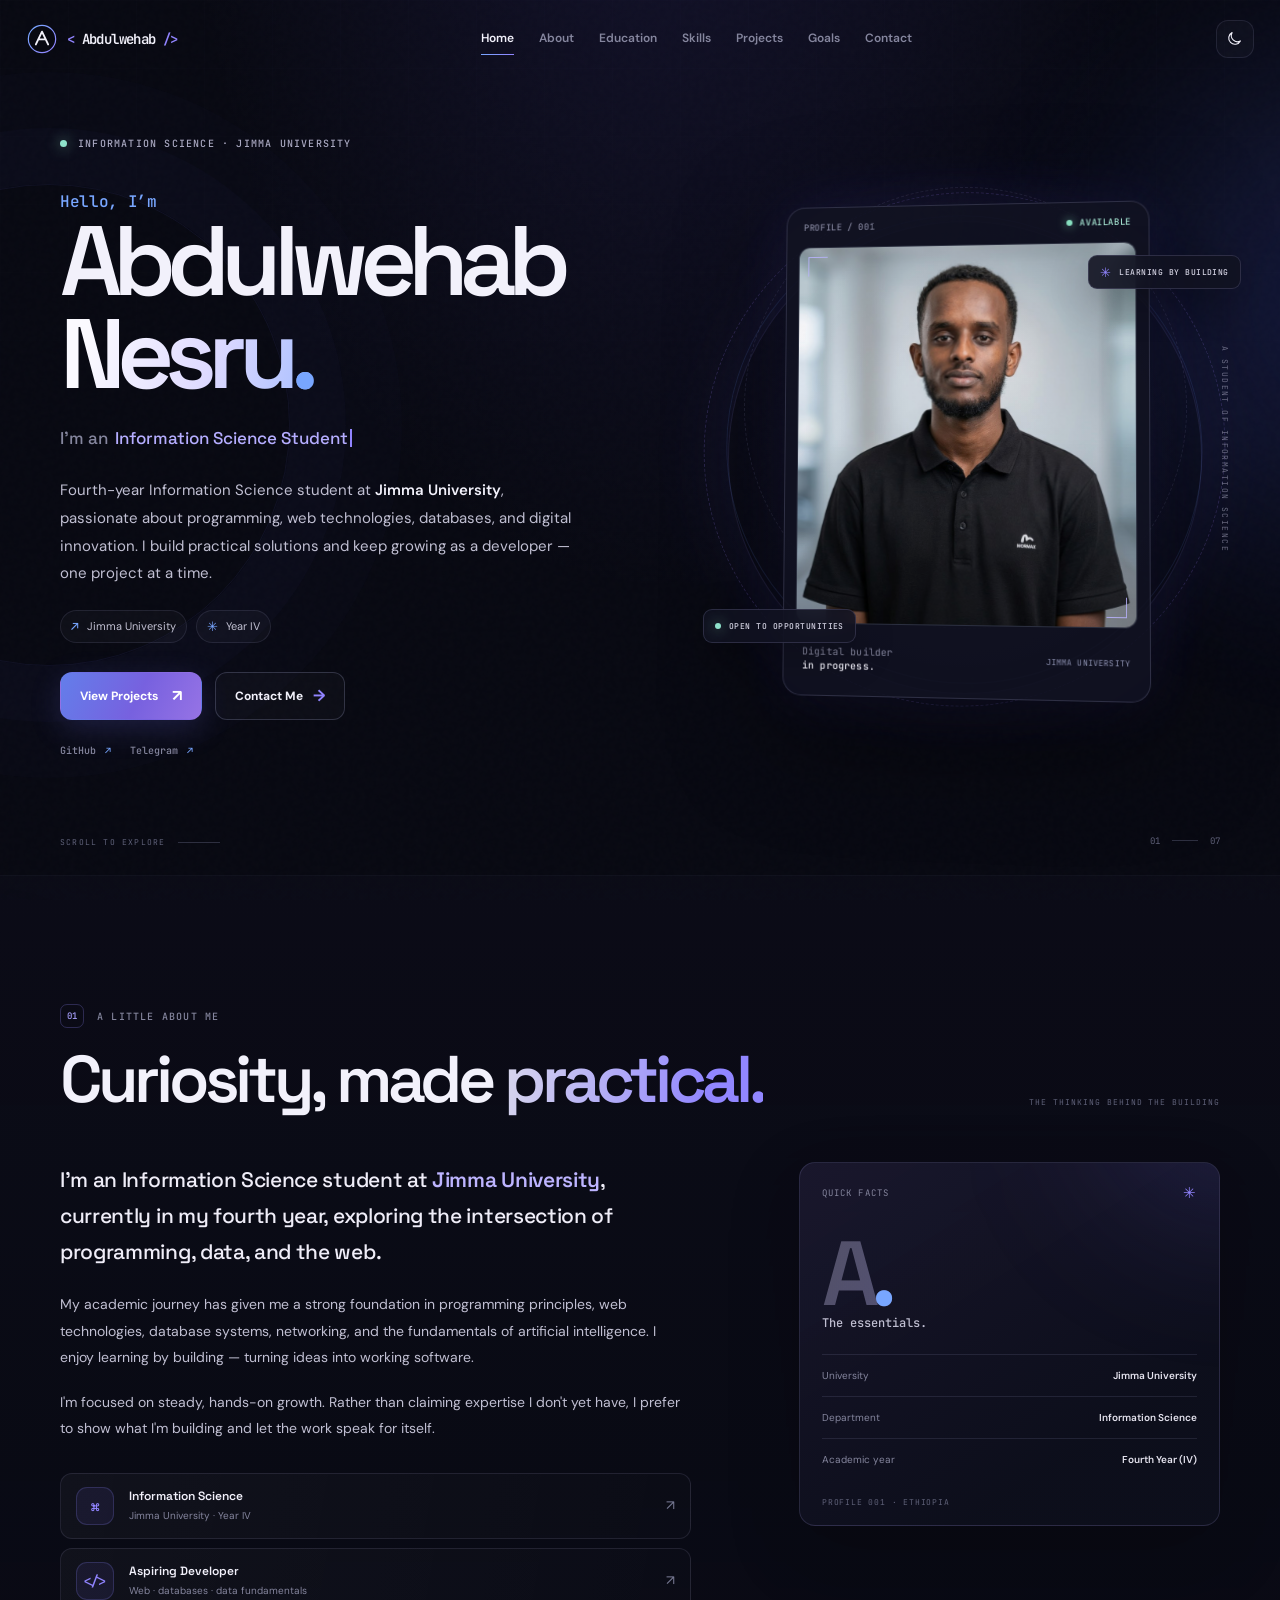
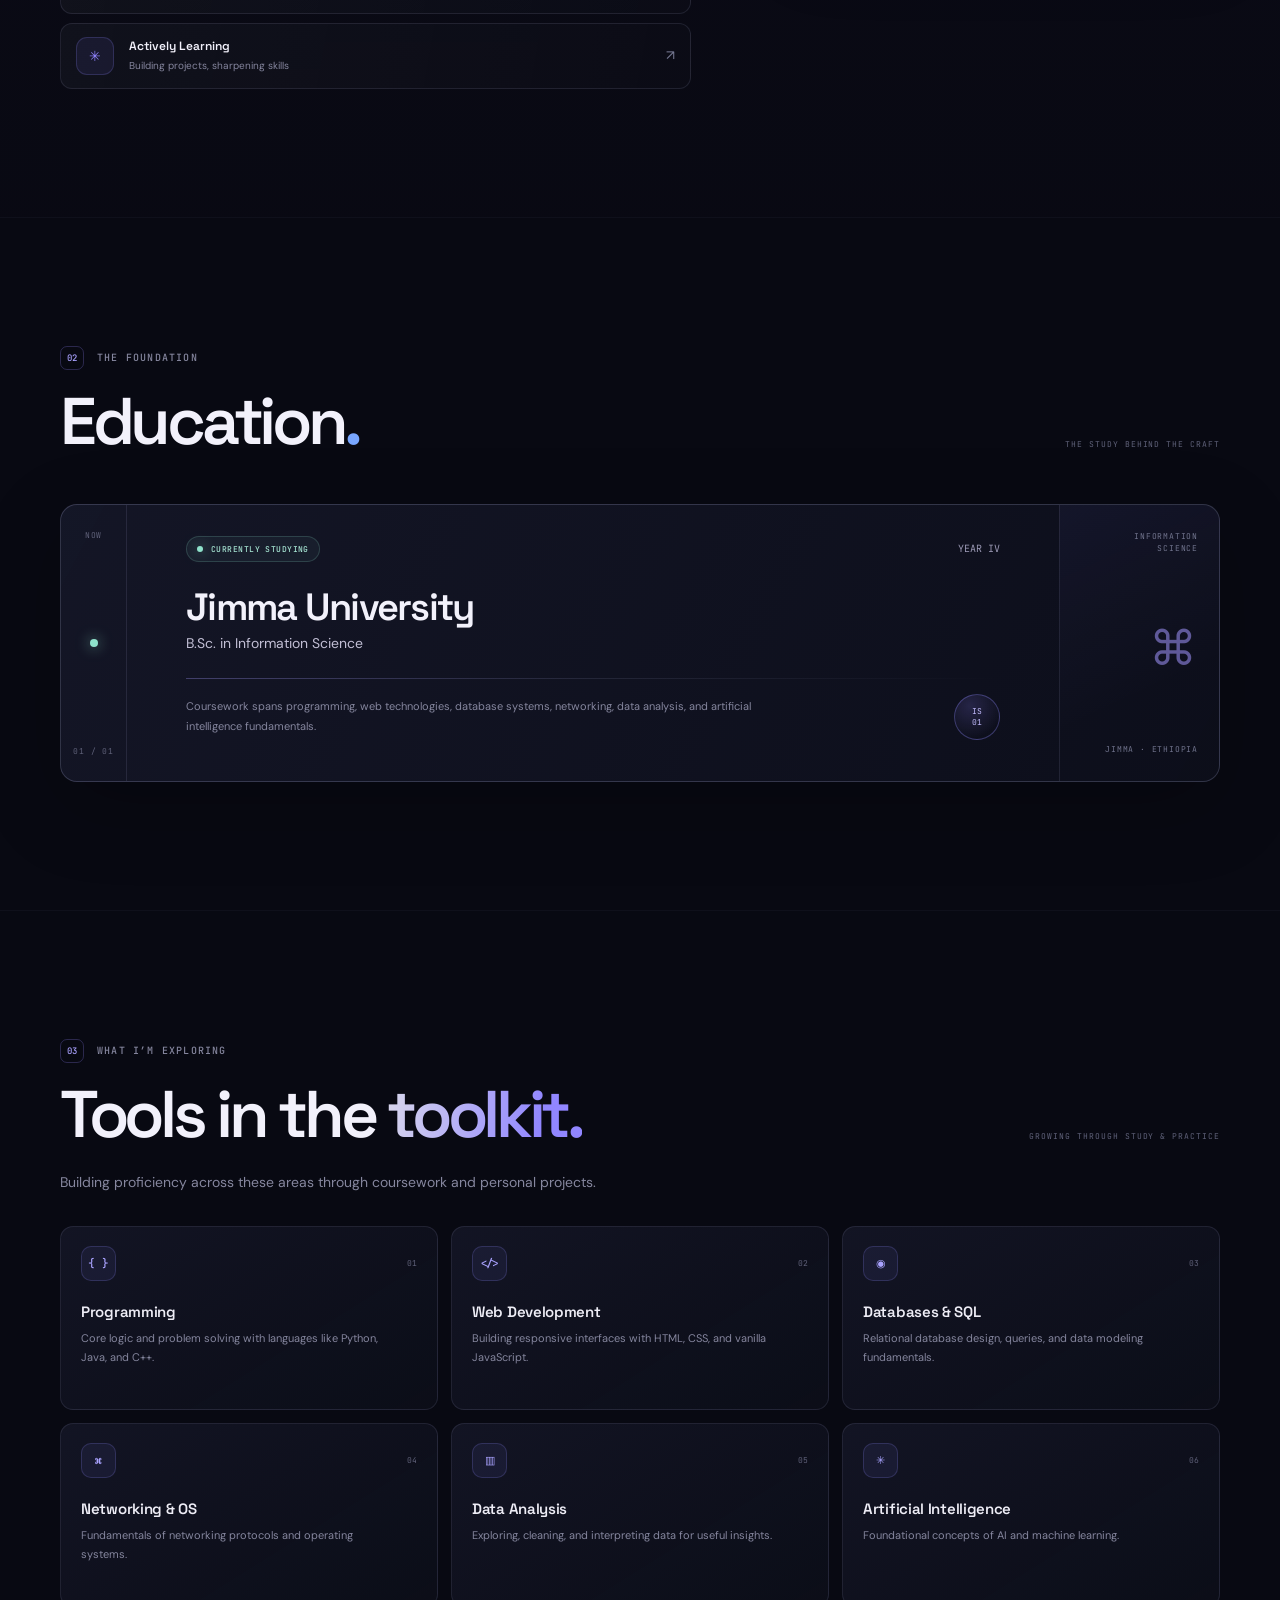
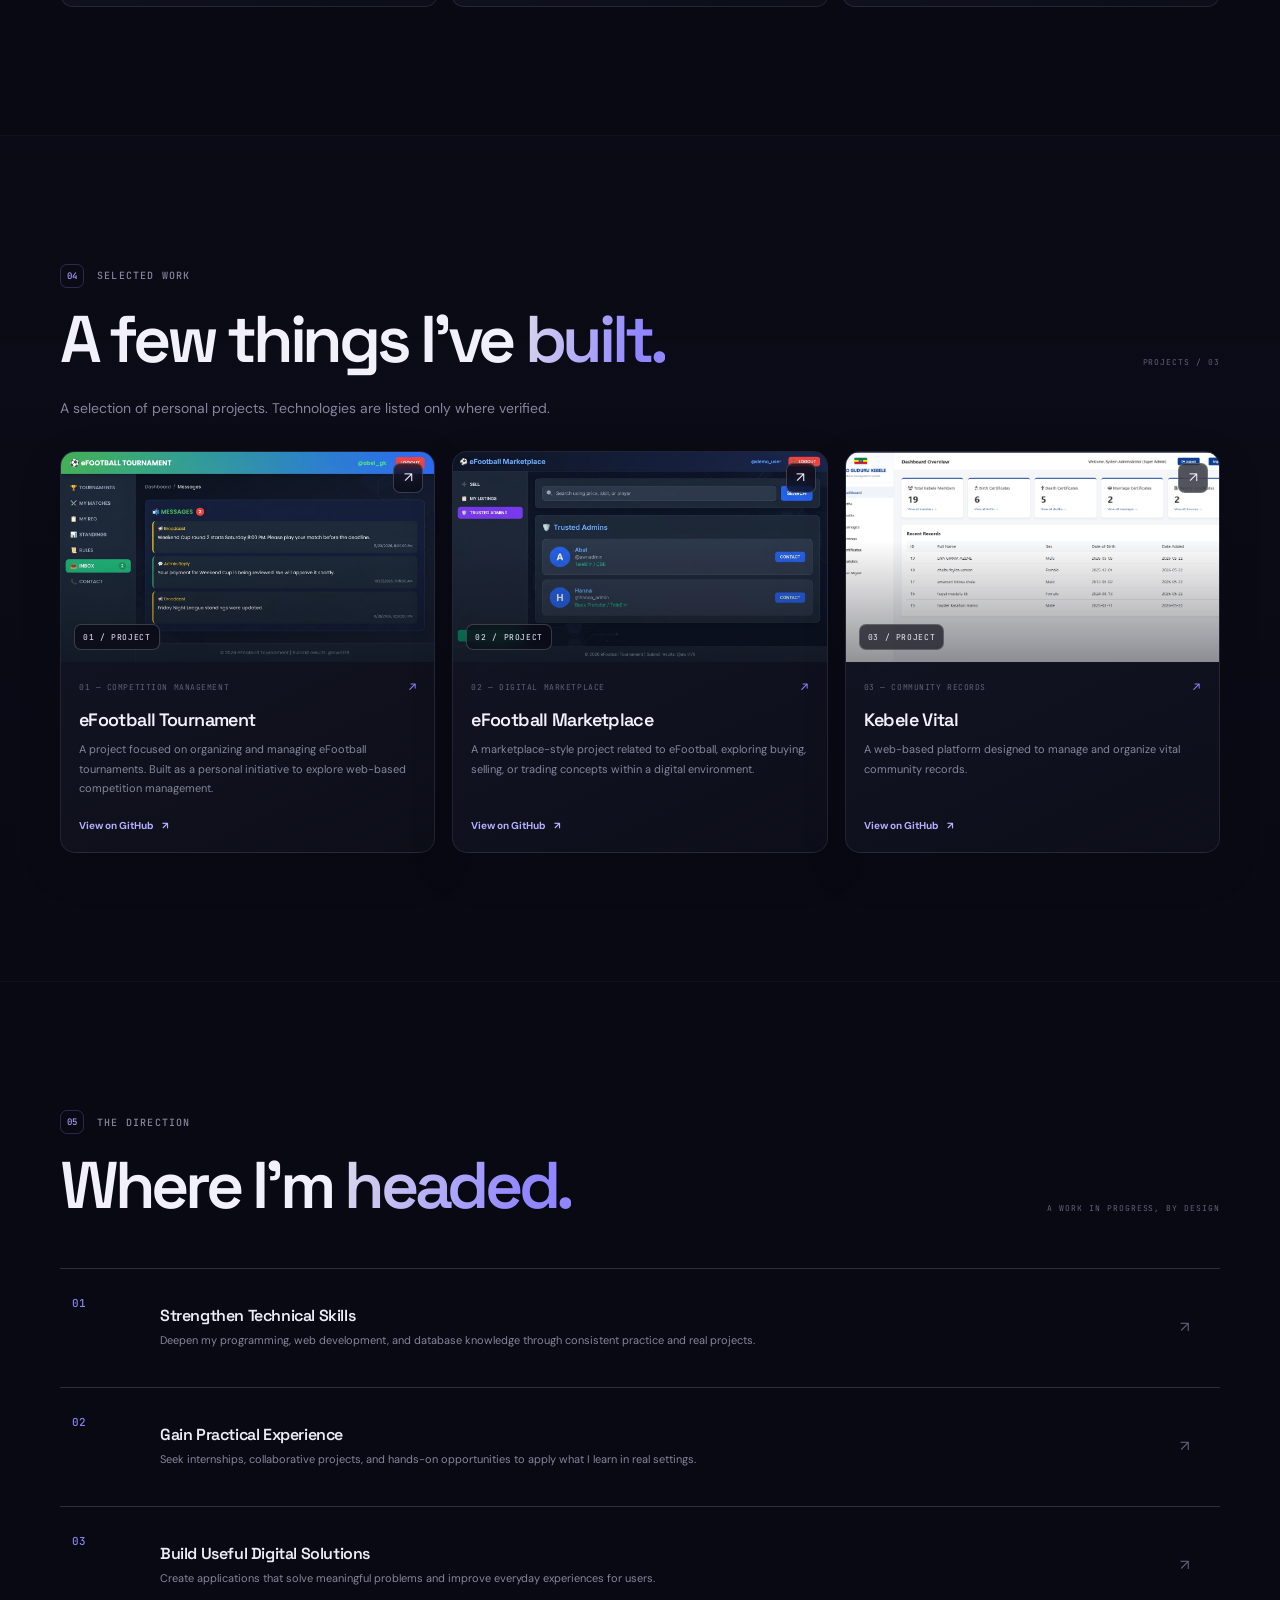
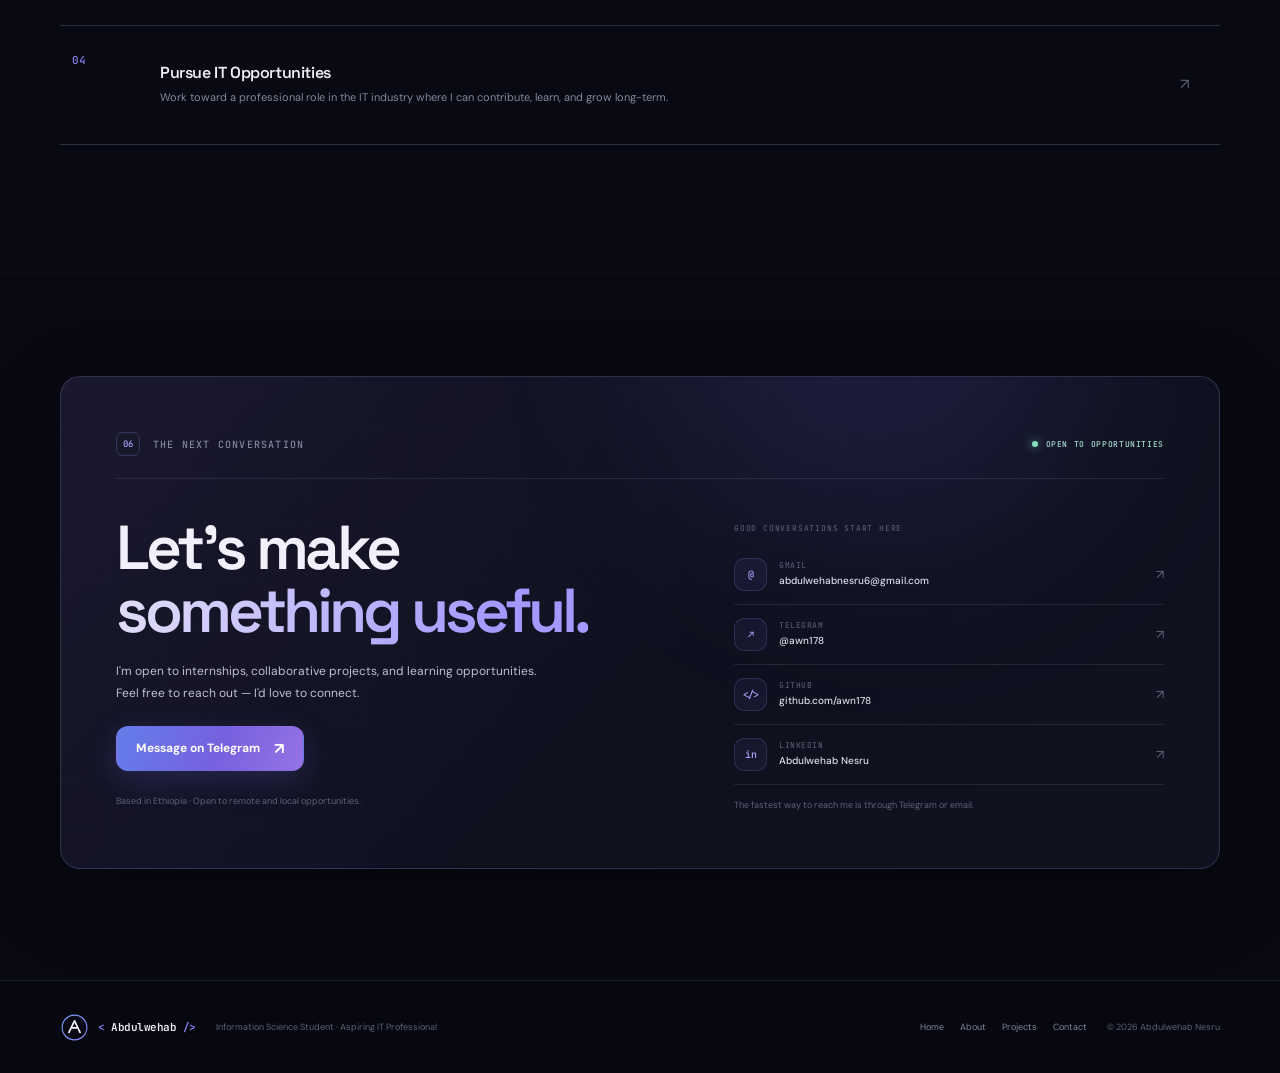
<file: index.html>
<!doctype html>
<html lang="en">
<head>
  <meta charset="utf-8">
  <meta name="viewport" content="width=device-width, initial-scale=1">
  <meta name="description" content="Abdulwehab Nesru — Information Science student at Jimma University, building practical digital solutions and growing as an aspiring IT professional.">
  <meta name="author" content="Abdulwehab Nesru">
  <meta name="theme-color" content="#080912">
  <meta property="og:title" content="Abdulwehab Nesru — Information Science & Aspiring IT Professional">
  <meta property="og:description" content="Explore the work, studies, and goals of Abdulwehab Nesru, an Information Science student at Jimma University.">
  <meta property="og:type" content="website">
  <meta property="og:url" content="https://awn178.github.io/">
  <meta property="og:image" content="https://awn178.github.io/assets/profile.jpg">
  <meta name="twitter:card" content="summary_large_image">
  <link rel="icon" type="image/svg+xml" href="favicon.svg">
  <link rel="preconnect" href="https://fonts.googleapis.com">
  <link rel="preconnect" href="https://fonts.gstatic.com" crossorigin>
  <link href="https://fonts.googleapis.com/css2?family=DM+Sans:wght@400;500;600;700&amp;family=JetBrains+Mono:wght@400;500;600&amp;family=Space+Grotesk:wght@400;500;600;700&amp;display=swap" rel="stylesheet">
  <link rel="stylesheet" href="style.css">
  <title>Abdulwehab Nesru — Information Science & Aspiring IT Professional</title>
  <script>document.documentElement.classList.add('js');</script>
  <script src="script.js" defer></script>
</head>
<body>
  <a class="skip-link" href="#main">Skip to content</a>
  <div class="page-progress" aria-hidden="true"><span></span></div>
  <div class="intro-splash" id="introSplash" aria-hidden="true">
    <div class="intro-splash__glow"></div>
    <div class="intro-splash__content">
      <span class="intro-splash__eyebrow">INFORMATION SCIENCE · JIMMA UNIVERSITY</span>
      <img class="intro-splash__mark" src="favicon.svg" alt="" width="48" height="48">
      <p class="intro-splash__name"><span class="intro-splash__line"><span>Abdulwehab</span></span><span class="intro-splash__line intro-splash__line--second"><span>Nesru<span class="intro-splash__period">.</span></span></span></p>
      <div class="intro-splash__loading"><span class="intro-splash__track"><span></span></span><span class="intro-splash__loading-copy">ENTERING PORTFOLIO</span></div>
    </div>
    <span class="intro-splash__index">AWN / 001</span>
  </div>
  <div class="ambient" aria-hidden="true">
    <div class="ambient__grid"></div>
    <div class="ambient__orb ambient__orb--blue"></div>
    <div class="ambient__orb ambient__orb--violet"></div>
    <div class="ambient__grain"></div>
  </div>

  <header class="site-header" id="siteHeader">
    <div class="nav-shell">
      <a class="brand" href="#home" aria-label="Abdulwehab Nesru — home">
        <img class="brand__mark" src="favicon.svg" alt="" aria-hidden="true" width="32" height="32">
        <span class="brand__word"><span class="brand__bracket">&lt;</span> Abdulwehab <span class="brand__bracket">/&gt;</span></span>
      </a>
      <nav class="nav" id="primaryNav" aria-label="Main navigation">
        <a class="nav__link is-active" href="#home">Home</a>
        <a class="nav__link" href="#about">About</a>
        <a class="nav__link" href="#education">Education</a>
        <a class="nav__link" href="#skills">Skills</a>
        <a class="nav__link" href="#projects">Projects</a>
        <a class="nav__link" href="#goals">Goals</a>
        <a class="nav__link" href="#contact">Contact</a>
      </nav>
      <div class="nav-tools">
        <button class="icon-button theme-toggle" id="themeToggle" type="button" aria-label="Switch to light theme" title="Switch theme">
          <svg class="theme-toggle__sun" viewBox="0 0 24 24" aria-hidden="true"><circle cx="12" cy="12" r="4"/><path d="M12 2v2m0 16v2M4.93 4.93l1.42 1.42m11.3 11.3 1.42 1.42M2 12h2m16 0h2M4.93 19.07l1.42-1.42m11.3-11.3 1.42-1.42"/></svg>
          <svg class="theme-toggle__moon" viewBox="0 0 24 24" aria-hidden="true"><path d="M20.3 15.4A8.6 8.6 0 0 1 8.6 3.7 8.7 8.7 0 1 0 20.3 15.4Z"/></svg>
        </button>
        <button class="icon-button menu-toggle" id="menuToggle" type="button" aria-label="Open navigation menu" aria-expanded="false" aria-controls="primaryNav">
          <span></span><span></span>
        </button>
      </div>
    </div>
  </header>

  <main id="main">
    <section class="hero" id="home" aria-labelledby="heroTitle">
      <div class="hero__layout container">
        <div class="hero__copy">
          <p class="eyebrow hero__eyebrow"><span class="status-dot" aria-hidden="true"></span> INFORMATION SCIENCE · JIMMA UNIVERSITY</p>
          <p class="hero__greeting">Hello, I’m</p>
          <h1 class="hero__title" id="heroTitle">Abdulwehab<br><span>Nesru<span class="hero__period">.</span></span></h1>
          <p class="hero__role"><span class="role-prefix">I’m an</span> <span class="typewriter" id="typewriter" aria-hidden="true"></span><span class="typewriter-caret" aria-hidden="true"></span></p>
          <span class="sr-only">Information Science student and aspiring IT professional.</span>
          <p class="hero__intro">Fourth-year Information Science student at <strong>Jimma University</strong>, passionate about programming, web technologies, databases, and digital innovation. I build practical solutions and keep growing as a developer — one project at a time.</p>
          <div class="hero__facts" aria-label="Education">
            <span class="fact-pill"><span class="fact-pill__icon" aria-hidden="true">↗</span> Jimma University</span>
            <span class="fact-pill"><span class="fact-pill__icon" aria-hidden="true">✳</span> Year IV</span>
          </div>
          <div class="hero__actions">
            <a class="button button--primary" href="#projects"><span>View Projects</span><span class="button__arrow" aria-hidden="true">↗</span></a>
            <a class="button button--quiet" href="#contact">Contact Me <span aria-hidden="true">→</span></a>
          </div>
          <div class="hero__socials" aria-label="Social profiles">
            <a href="https://github.com/awn178" target="_blank" rel="noopener noreferrer">GitHub <span aria-hidden="true">↗</span></a>
            <a href="https://t.me/awn178" target="_blank" rel="noopener noreferrer">Telegram <span aria-hidden="true">↗</span></a>
          </div>
        </div>

        <div class="hero__visual" id="heroVisual">
          <div class="portrait-orbit portrait-orbit--outer" aria-hidden="true"></div>
          <div class="portrait-orbit portrait-orbit--inner" aria-hidden="true"></div>
          <div class="portrait-card">
            <div class="portrait-card__top"><span>PROFILE / 001</span><span class="portrait-card__signal"><i></i> AVAILABLE</span></div>
            <div class="portrait-card__image-wrap">
              <img class="portrait-card__image" src="assets/profile.jpg" alt="Portrait of Abdulwehab Nesru, Information Science student at Jimma University" width="864" height="1152" fetchpriority="high" decoding="async">
              <div class="portrait-card__image-shade" aria-hidden="true"></div>
              <span class="portrait-card__corner portrait-card__corner--tl" aria-hidden="true"></span>
              <span class="portrait-card__corner portrait-card__corner--br" aria-hidden="true"></span>
            </div>
            <div class="portrait-card__caption"><span>Digital builder<br><strong>in progress.</strong></span><span class="portrait-card__index">JIMMA UNIVERSITY</span></div>
          </div>
          <div class="orbit-tag orbit-tag--top"><span class="orbit-tag__spark" aria-hidden="true">✳</span> LEARNING BY BUILDING</div>
          <div class="orbit-tag orbit-tag--bottom"><span class="pulse-dot" aria-hidden="true"></span> OPEN TO OPPORTUNITIES</div>
          <span class="hero__vertical-note" aria-hidden="true">A STUDENT OF INFORMATION SCIENCE</span>
        </div>
      </div>
      <a href="#about" class="hero__scroll"><span>SCROLL TO EXPLORE</span><span class="hero__scroll-line" aria-hidden="true"></span></a>
      <span class="hero__counter" aria-hidden="true">01 <i></i> 07</span>
    </section>

    <section class="section section--about" id="about" aria-labelledby="aboutTitle">
      <div class="container">
        <div class="section-heading reveal">
          <p class="eyebrow"><span class="section-index">01</span> A LITTLE ABOUT ME</p>
          <div class="section-heading__row"><h2 class="section-title" id="aboutTitle">Curiosity, made <span>practical.</span></h2><span class="section-heading__side">THE THINKING BEHIND THE BUILDING</span></div>
        </div>
        <div class="about-layout">
          <div class="about-copy reveal">
            <p class="about-copy__lead">I'm an Information Science student at <strong>Jimma University</strong>, currently in my fourth year, exploring the intersection of programming, data, and the web.</p>
            <p>My academic journey has given me a strong foundation in programming principles, web technologies, database systems, networking, and the fundamentals of artificial intelligence. I enjoy learning by building — turning ideas into working software.</p>
            <p>I'm focused on steady, hands-on growth. Rather than claiming expertise I don't yet have, I prefer to show what I'm building and let the work speak for itself.</p>
            <div class="about-highlights">
              <article class="highlight"><span class="highlight__icon" aria-hidden="true">⌘</span><div><h3>Information Science</h3><p>Jimma University · Year IV</p></div><span class="highlight__arrow" aria-hidden="true">↗</span></article>
              <article class="highlight"><span class="highlight__icon" aria-hidden="true">&lt;/&gt;</span><div><h3>Aspiring Developer</h3><p>Web · databases · data fundamentals</p></div><span class="highlight__arrow" aria-hidden="true">↗</span></article>
              <article class="highlight"><span class="highlight__icon" aria-hidden="true">✳</span><div><h3>Actively Learning</h3><p>Building projects, sharpening skills</p></div><span class="highlight__arrow" aria-hidden="true">↗</span></article>
            </div>
          </div>
          <aside class="facts-card reveal" aria-label="Quick facts">
            <div class="facts-card__top"><span>QUICK FACTS</span><span class="facts-card__symbol" aria-hidden="true">✳</span></div>
            <div class="facts-card__mark" aria-hidden="true">A<span>.</span></div>
            <p class="facts-card__caption">The essentials.</p>
            <dl class="facts-list">
              <div><dt>University</dt><dd>Jimma University</dd></div>
              <div><dt>Department</dt><dd>Information Science</dd></div>
              <div><dt>Academic year</dt><dd>Fourth Year (IV)</dd></div>
            </dl>
            <span class="facts-card__serial">PROFILE 001 · ETHIOPIA</span>
          </aside>
        </div>
      </div>
    </section>

    <section class="section section--education" id="education" aria-labelledby="educationTitle">
      <div class="container">
        <div class="section-heading reveal">
          <p class="eyebrow"><span class="section-index">02</span> THE FOUNDATION</p>
          <div class="section-heading__row"><h2 class="section-title" id="educationTitle">Education<span class="title-dot">.</span></h2><span class="section-heading__side">THE STUDY BEHIND THE CRAFT</span></div>
        </div>
        <article class="education-card reveal">
          <div class="education-card__rail"><span>NOW</span><span class="education-card__rail-dot" aria-hidden="true"></span><span>01 / 01</span></div>
          <div class="education-card__body">
            <div class="education-card__top"><span class="tag tag--current"><span class="pulse-dot" aria-hidden="true"></span> CURRENTLY STUDYING</span><span class="education-card__year">YEAR IV</span></div>
            <h3>Jimma University</h3>
            <p class="education-card__degree">B.Sc. in Information Science</p>
            <div class="education-card__divider"></div>
            <div class="education-card__bottom"><p>Coursework spans programming, web technologies, database systems, networking, data analysis, and artificial intelligence fundamentals.</p><span class="education-card__seal" aria-hidden="true">IS<br>01</span></div>
          </div>
          <div class="education-card__side" aria-hidden="true"><span>INFORMATION<br>SCIENCE</span><span class="education-card__side-glyph">⌘</span><span>JIMMA · ETHIOPIA</span></div>
        </article>
      </div>
    </section>

    <section class="section section--skills" id="skills" aria-labelledby="skillsTitle">
      <div class="container">
        <div class="section-heading reveal">
          <p class="eyebrow"><span class="section-index">03</span> WHAT I’M EXPLORING</p>
          <div class="section-heading__row"><h2 class="section-title" id="skillsTitle">Tools in the <span>toolkit.</span></h2><span class="section-heading__side">GROWING THROUGH STUDY & PRACTICE</span></div>
        </div>
        <p class="section-note reveal">Building proficiency across these areas through coursework and personal projects.</p>
        <div class="skills-grid">
          <article class="skill-card reveal"><div class="skill-card__top"><span class="skill-icon" aria-hidden="true">{ }</span><span class="skill-card__index">01</span></div><h3>Programming</h3><p>Core logic and problem solving with languages like Python, Java, and C++.</p><span class="skill-card__line" aria-hidden="true"></span></article>
          <article class="skill-card reveal"><div class="skill-card__top"><span class="skill-icon" aria-hidden="true">&lt;/&gt;</span><span class="skill-card__index">02</span></div><h3>Web Development</h3><p>Building responsive interfaces with HTML, CSS, and vanilla JavaScript.</p><span class="skill-card__line" aria-hidden="true"></span></article>
          <article class="skill-card reveal"><div class="skill-card__top"><span class="skill-icon" aria-hidden="true">◉</span><span class="skill-card__index">03</span></div><h3>Databases &amp; SQL</h3><p>Relational database design, queries, and data modeling fundamentals.</p><span class="skill-card__line" aria-hidden="true"></span></article>
          <article class="skill-card reveal"><div class="skill-card__top"><span class="skill-icon" aria-hidden="true">⌘</span><span class="skill-card__index">04</span></div><h3>Networking &amp; OS</h3><p>Fundamentals of networking protocols and operating systems.</p><span class="skill-card__line" aria-hidden="true"></span></article>
          <article class="skill-card reveal"><div class="skill-card__top"><span class="skill-icon" aria-hidden="true">▥</span><span class="skill-card__index">05</span></div><h3>Data Analysis</h3><p>Exploring, cleaning, and interpreting data for useful insights.</p><span class="skill-card__line" aria-hidden="true"></span></article>
          <article class="skill-card reveal"><div class="skill-card__top"><span class="skill-icon" aria-hidden="true">✳</span><span class="skill-card__index">06</span></div><h3>Artificial Intelligence</h3><p>Foundational concepts of AI and machine learning.</p><span class="skill-card__line" aria-hidden="true"></span></article>
        </div>
      </div>
    </section>

    <section class="section section--projects" id="projects" aria-labelledby="projectsTitle">
      <div class="container">
        <div class="section-heading reveal">
          <p class="eyebrow"><span class="section-index">04</span> SELECTED WORK</p>
          <div class="section-heading__row"><h2 class="section-title" id="projectsTitle">A few things I’ve <span>built.</span></h2><span class="section-heading__side">PROJECTS / 03</span></div>
        </div>
        <p class="section-note reveal">A selection of personal projects. Technologies are listed only where verified.</p>
        <div class="projects-grid">
          <article class="project-card reveal">
            <a class="project-card__media" href="https://github.com/awn178/efootball-tournament" target="_blank" rel="noopener noreferrer" aria-label="View eFootball Tournament on GitHub"><img src="assets/efootball-tournament.jpg" alt="Screenshot of the eFootball Tournament project" width="1344" height="756" loading="lazy" decoding="async"><span class="project-card__media-label">01 / PROJECT</span><span class="project-card__media-arrow" aria-hidden="true">↗</span></a>
            <div class="project-card__body"><div class="project-card__eyebrow"><span>01 — COMPETITION MANAGEMENT</span><span>↗</span></div><h3><a href="https://github.com/awn178/efootball-tournament" target="_blank" rel="noopener noreferrer">eFootball Tournament</a></h3><p>A project focused on organizing and managing eFootball tournaments. Built as a personal initiative to explore web-based competition management.</p><a class="text-link" href="https://github.com/awn178/efootball-tournament" target="_blank" rel="noopener noreferrer">View on GitHub <span aria-hidden="true">↗</span></a></div>
          </article>
          <article class="project-card reveal">
            <a class="project-card__media" href="https://github.com/awn178/efootball-marketplace" target="_blank" rel="noopener noreferrer" aria-label="View eFootball Marketplace on GitHub"><img src="assets/efootball-marketplace.jpg" alt="Screenshot of the eFootball Marketplace project" width="1344" height="756" loading="lazy" decoding="async"><span class="project-card__media-label">02 / PROJECT</span><span class="project-card__media-arrow" aria-hidden="true">↗</span></a>
            <div class="project-card__body"><div class="project-card__eyebrow"><span>02 — DIGITAL MARKETPLACE</span><span>↗</span></div><h3><a href="https://github.com/awn178/efootball-marketplace" target="_blank" rel="noopener noreferrer">eFootball Marketplace</a></h3><p>A marketplace-style project related to eFootball, exploring buying, selling, or trading concepts within a digital environment.</p><a class="text-link" href="https://github.com/awn178/efootball-marketplace" target="_blank" rel="noopener noreferrer">View on GitHub <span aria-hidden="true">↗</span></a></div>
          </article>
          <article class="project-card reveal">
            <a class="project-card__media" href="https://github.com/awn178" target="_blank" rel="noopener noreferrer" aria-label="View Kebele Vital on GitHub"><img src="assets/kebele-vital.jpg" alt="Screenshot of the Kebele Vital community records platform" width="1150" height="591" loading="lazy" decoding="async"><span class="project-card__media-label">03 / PROJECT</span><span class="project-card__media-arrow" aria-hidden="true">↗</span></a>
            <div class="project-card__body"><div class="project-card__eyebrow"><span>03 — COMMUNITY RECORDS</span><span>↗</span></div><h3><a href="https://github.com/awn178" target="_blank" rel="noopener noreferrer">Kebele Vital</a></h3><p>A web-based platform designed to manage and organize vital community records.</p><a class="text-link" href="https://github.com/awn178" target="_blank" rel="noopener noreferrer">View on GitHub <span aria-hidden="true">↗</span></a></div>
          </article>
        </div>
      </div>
    </section>

    <section class="section section--goals" id="goals" aria-labelledby="goalsTitle">
      <div class="container">
        <div class="section-heading reveal">
          <p class="eyebrow"><span class="section-index">05</span> THE DIRECTION</p>
          <div class="section-heading__row"><h2 class="section-title" id="goalsTitle">Where I’m <span>headed.</span></h2><span class="section-heading__side">A WORK IN PROGRESS, BY DESIGN</span></div>
        </div>
        <div class="goals-list">
          <article class="goal reveal"><span class="goal__number">01</span><div class="goal__body"><h3>Strengthen Technical Skills</h3><p>Deepen my programming, web development, and database knowledge through consistent practice and real projects.</p></div><span class="goal__symbol" aria-hidden="true">↗</span></article>
          <article class="goal reveal"><span class="goal__number">02</span><div class="goal__body"><h3>Gain Practical Experience</h3><p>Seek internships, collaborative projects, and hands-on opportunities to apply what I learn in real settings.</p></div><span class="goal__symbol" aria-hidden="true">↗</span></article>
          <article class="goal reveal"><span class="goal__number">03</span><div class="goal__body"><h3>Build Useful Digital Solutions</h3><p>Create applications that solve meaningful problems and improve everyday experiences for users.</p></div><span class="goal__symbol" aria-hidden="true">↗</span></article>
          <article class="goal reveal"><span class="goal__number">04</span><div class="goal__body"><h3>Pursue IT Opportunities</h3><p>Work toward a professional role in the IT industry where I can contribute, learn, and grow long-term.</p></div><span class="goal__symbol" aria-hidden="true">↗</span></article>
        </div>
      </div>
    </section>

    <section class="section section--contact" id="contact" aria-labelledby="contactTitle">
      <div class="container">
        <div class="contact-panel reveal">
          <div class="contact-panel__glow" aria-hidden="true"></div>
          <div class="contact-panel__head"><p class="eyebrow"><span class="section-index">06</span> THE NEXT CONVERSATION</p><span class="contact-panel__availability"><i></i> OPEN TO OPPORTUNITIES</span></div>
          <div class="contact-layout">
            <div class="contact-copy"><h2 id="contactTitle">Let’s make<br><span>something useful.</span></h2><p>I'm open to internships, collaborative projects, and learning opportunities. Feel free to reach out — I'd love to connect.</p><a class="button button--primary" href="https://t.me/awn178" target="_blank" rel="noopener noreferrer">Message on Telegram <span class="button__arrow" aria-hidden="true">↗</span></a><p class="contact-copy__location">Based in Ethiopia · Open to remote and local opportunities.</p></div>
            <div class="contact-details">
              <p class="contact-details__label">GOOD CONVERSATIONS START HERE</p>
              <a class="contact-row" href="mailto:abdulwehabnesru6@gmail.com"><span class="contact-row__icon" aria-hidden="true">@</span><span><small>GMAIL</small><strong>abdulwehabnesru6@gmail.com</strong></span><span class="contact-row__arrow" aria-hidden="true">↗</span></a>
              <a class="contact-row" href="https://t.me/awn178" target="_blank" rel="noopener noreferrer"><span class="contact-row__icon" aria-hidden="true">↗</span><span><small>TELEGRAM</small><strong>@awn178</strong></span><span class="contact-row__arrow" aria-hidden="true">↗</span></a>
              <a class="contact-row" href="https://github.com/awn178" target="_blank" rel="noopener noreferrer"><span class="contact-row__icon" aria-hidden="true">&lt;/&gt;</span><span><small>GITHUB</small><strong>github.com/awn178</strong></span><span class="contact-row__arrow" aria-hidden="true">↗</span></a>
              <a class="contact-row" href="https://www.linkedin.com/in/abdulwehab-nesru-a8096a363" target="_blank" rel="noopener noreferrer"><span class="contact-row__icon" aria-hidden="true">in</span><span><small>LINKEDIN</small><strong>Abdulwehab Nesru</strong></span><span class="contact-row__arrow" aria-hidden="true">↗</span></a>
              <p class="contact-details__foot">The fastest way to reach me is through Telegram or email.</p>
            </div>
          </div>
        </div>
      </div>
    </section>
  </main>

  <footer class="site-footer">
    <div class="container site-footer__inner">
      <a class="brand brand--footer" href="#home"><img class="brand__mark" src="favicon.svg" alt="" aria-hidden="true" width="29" height="29"><span class="brand__word"><span class="brand__bracket">&lt;</span> Abdulwehab <span class="brand__bracket">/&gt;</span></span></a>
      <p class="site-footer__descriptor">Information Science Student · Aspiring IT Professional</p>
      <nav class="footer-nav" aria-label="Footer navigation"><a href="#home">Home</a><a href="#about">About</a><a href="#projects">Projects</a><a href="#contact">Contact</a></nav>
      <p class="site-footer__copyright">© <span id="year"></span> Abdulwehab Nesru</p>
    </div>
    <a class="back-to-top" id="backToTop" href="#home" aria-label="Back to top">↑</a>
  </footer>
</body>
</html>
</file>
<file: style.css>
/* Abdulwehab Nesru · portfolio */
:root {
  color-scheme: dark;
  --bg: #080912;
  --bg-soft: #0c0e19;
  --panel: rgba(17, 19, 34, .76);
  --panel-solid: #101220;
  --panel-raised: #15182a;
  --line: rgba(178, 183, 225, .12);
  --line-strong: rgba(178, 183, 225, .22);
  --ink: #f2f1fb;
  --ink-soft: #c0bfd2;
  --muted: #85869e;
  --muted-2: #5f6179;
  --blue: #78a6ff;
  --violet: #9184ff;
  --mint: #8fe2cb;
  --accent: #7f7aff;
  --accent-glow: rgba(114, 102, 255, .3);
  --display: "Space Grotesk", "Segoe UI", sans-serif;
  --body: "DM Sans", "Segoe UI", sans-serif;
  --mono: "JetBrains Mono", monospace;
  --wide: 1160px;
  --nav-height: 78px;
  --ease: cubic-bezier(.2, .8, .2, 1);
}
* { box-sizing: border-box; }
html { scroll-behavior: smooth; scroll-padding-top: calc(var(--nav-height) + 22px); -webkit-text-size-adjust: 100%; }
body { min-width: 320px; margin: 0; overflow-x: hidden; background: var(--bg); color: var(--ink); font: 400 16px/1.7 var(--body); -webkit-font-smoothing: antialiased; }
body, button, a { -webkit-tap-highlight-color: transparent; }
img { display: block; max-width: 100%; }
a { color: inherit; text-decoration: none; }
button { color: inherit; font: inherit; }
::selection { background: rgba(127, 122, 255, .42); color: #fff; }
:focus-visible { outline: 2px solid var(--blue); outline-offset: 4px; }
.container { width: min(var(--wide), calc(100% - 64px)); margin-inline: auto; }
.sr-only { position: absolute; width: 1px; height: 1px; padding: 0; margin: -1px; overflow: hidden; clip: rect(0, 0, 0, 0); white-space: nowrap; border: 0; }
.skip-link { position: fixed; z-index: 999; top: 12px; left: 12px; padding: 11px 16px; border-radius: 9px; background: var(--ink); color: var(--bg); transform: translateY(-160%); transition: transform .25s; }
.skip-link:focus { transform: translateY(0); }

/* Atmosphere: CSS only, no full-screen particle loop. */
.ambient { position: fixed; z-index: -1; inset: 0; overflow: hidden; pointer-events: none; background: radial-gradient(ellipse at 52% -22%, rgba(81, 69, 179, .16), transparent 51%), var(--bg); }
.ambient__grid { position: absolute; inset: 0; opacity: .19; background-image: linear-gradient(rgba(157, 157, 203, .065) 1px, transparent 1px), linear-gradient(90deg, rgba(157, 157, 203, .065) 1px, transparent 1px); background-size: 68px 68px; mask-image: linear-gradient(180deg, #000 0%, transparent 76%); }
.ambient__orb { position: absolute; width: 470px; aspect-ratio: 1; border-radius: 50%; filter: blur(105px); opacity: .16; will-change: transform; }
.ambient__orb--blue { top: 8%; right: -320px; background: #536bff; animation: orb-drift 22s ease-in-out infinite alternate; }
.ambient__orb--violet { top: 116%; left: -310px; background: #7751d9; opacity: .12; animation: orb-drift 29s ease-in-out -8s infinite alternate-reverse; }
.ambient__grain { position: absolute; inset: 0; opacity: .12; background-image: url("data:image/svg+xml,%3Csvg viewBox='0 0 180 180' xmlns='http://www.w3.org/2000/svg'%3E%3Cfilter id='n'%3E%3CfeTurbulence type='fractalNoise' baseFrequency='.9' numOctaves='3' stitchTiles='stitch'/%3E%3C/filter%3E%3Crect width='100%25' height='100%25' filter='url(%23n)' opacity='.14'/%3E%3C/svg%3E"); }
@keyframes orb-drift { to { transform: translate3d(48px, -38px, 0) scale(1.08); } }
.page-progress { position: fixed; z-index: 1001; top: 0; left: 0; right: 0; height: 2px; pointer-events: none; }
.page-progress span { display: block; width: 100%; height: 100%; background: linear-gradient(90deg, var(--blue), var(--violet), #c5a0ff); transform: scaleX(0); transform-origin: left; box-shadow: 0 0 12px rgba(127, 122, 255, .7); }
.page-progress:not(.is-loading) span { transform: scaleX(var(--scroll-progress, 0)); opacity: .85; }
.page-progress.is-loading span { animation: page-load .72s var(--ease) forwards; }
@keyframes page-load { 0% { transform: scaleX(0); opacity: 1; } 78% { transform: scaleX(.92); } 100% { transform: scaleX(1); opacity: 0; } }

/* A short, decorative name reveal; JavaScript activates it only on the first visit per tab. */
.intro-splash { position: fixed; z-index: 1002; inset: 0; display: grid; place-items: center; overflow: hidden; padding: 24px; pointer-events: none; background: radial-gradient(ellipse at 50% 47%, rgba(59, 67, 150, .2), transparent 54%), var(--bg); opacity: 0; visibility: hidden; transition: opacity .34s var(--ease), visibility 0s linear .34s; }
.intro-splash.is-active { opacity: 1; visibility: visible; transition-delay: 0s, 0s; }
.intro-splash.is-leaving { opacity: 0; visibility: hidden; transition-delay: 0s, .34s; }
.intro-splash__glow { position: absolute; width: min(76vw, 660px); aspect-ratio: 1; border-radius: 50%; background: radial-gradient(circle, rgba(75, 94, 235, .18), rgba(104, 77, 210, .08) 36%, transparent 70%); filter: blur(22px); opacity: 0; transform: scale(.84); }
.intro-splash.is-active .intro-splash__glow { animation: splash-glow .9s .04s var(--ease) forwards; }
.intro-splash__content { position: relative; z-index: 1; width: min(100%, 760px); text-align: center; }
.intro-splash__eyebrow { display: block; color: var(--muted); font: 9px/1.5 var(--mono); letter-spacing: .2em; opacity: 0; transform: translateY(7px); }
.intro-splash.is-active .intro-splash__eyebrow { animation: splash-fade-up .46s .04s var(--ease) forwards; }
.intro-splash__mark { display: block; width: 46px; height: 46px; margin: 24px auto 16px; opacity: 0; transform: scale(.78) rotate(-14deg); }
.intro-splash.is-active .intro-splash__mark { animation: splash-mark-in .56s .08s var(--ease) forwards; }
.intro-splash__name { margin: 0; color: var(--ink); font: 600 clamp(48px, 9.4vw, 88px)/.94 var(--display); letter-spacing: -.075em; }
.intro-splash__line { display: block; overflow: hidden; padding-bottom: .08em; }
.intro-splash__line > span { display: block; opacity: 0; filter: blur(5px); transform: translateY(110%); }
.intro-splash.is-active .intro-splash__line > span { animation: splash-name-in .62s .1s var(--ease) forwards; }
.intro-splash.is-active .intro-splash__line--second > span { animation-delay: .2s; }
.intro-splash__period { color: var(--blue); }
.intro-splash__loading { display: flex; align-items: center; flex-direction: column; gap: 10px; margin-top: 23px; opacity: 0; animation: none; }
.intro-splash.is-active .intro-splash__loading { animation: splash-fade-up .42s .28s var(--ease) forwards; }
.intro-splash__track { width: 112px; height: 2px; overflow: hidden; background: rgba(175, 178, 220, .14); }
.intro-splash__track > span { display: block; width: 100%; height: 100%; transform: scaleX(0); transform-origin: left; background: linear-gradient(90deg, var(--blue), var(--violet)); }
.intro-splash.is-active .intro-splash__track > span { animation: splash-progress .72s .18s var(--ease) forwards; }
.intro-splash__loading-copy, .intro-splash__index { color: var(--muted-2); font: 8px/1.4 var(--mono); letter-spacing: .16em; }
.intro-splash__index { position: absolute; right: 28px; bottom: 24px; }
@keyframes splash-fade-up { to { opacity: 1; transform: translateY(0); } }
@keyframes splash-name-in { to { opacity: 1; filter: blur(0); transform: translateY(0); } }
@keyframes splash-mark-in { to { opacity: 1; transform: scale(1) rotate(0); } }
@keyframes splash-progress { to { transform: scaleX(1); } }
@keyframes splash-glow { to { opacity: 1; transform: scale(1); } }

/* Navigation */
.site-header { position: fixed; z-index: 100; top: 0; left: 0; right: 0; height: var(--nav-height); transition: background .3s, border-color .3s, backdrop-filter .3s; border-bottom: 1px solid transparent; }
.site-header.is-scrolled { border-bottom-color: var(--line); background: rgba(8, 9, 18, .82); backdrop-filter: blur(18px) saturate(145%); -webkit-backdrop-filter: blur(18px) saturate(145%); }
.nav-shell { width: min(1320px, calc(100% - 52px)); height: 100%; margin-inline: auto; display: flex; align-items: center; justify-content: space-between; gap: 24px; }
.brand { display: inline-flex; align-items: center; gap: 9px; flex-shrink: 0; }
.brand__mark { display: block; width: 32px; height: 32px; flex: 0 0 auto; border-radius: 50%; transition: transform .25s var(--ease), filter .25s; }
.brand:hover .brand__mark { transform: rotate(-7deg); filter: drop-shadow(0 0 7px rgba(127, 122, 255, .42)); }
.brand__word { font: 600 14px/1 var(--mono); letter-spacing: -.045em; }
.brand__bracket { color: var(--violet); }
.nav { display: flex; align-items: center; gap: 3px; }
.nav__link { position: relative; padding: 9px 11px; color: var(--muted); font-size: 12px; font-weight: 600; transition: color .22s; }
.nav__link::after { position: absolute; right: 11px; bottom: 3px; left: 11px; height: 1px; content: ""; transform: scaleX(0); transform-origin: left; background: linear-gradient(90deg, var(--blue), var(--violet)); transition: transform .24s var(--ease); }
.nav__link:hover, .nav__link.is-active { color: var(--ink); }
.nav__link.is-active::after, .nav__link:hover::after { transform: scaleX(1); }
.nav-tools { display: flex; align-items: center; gap: 8px; }
.icon-button { display: grid; place-items: center; width: 38px; height: 38px; padding: 0; border: 1px solid var(--line); border-radius: 12px; background: rgba(255, 255, 255, .025); cursor: pointer; transition: color .2s, border-color .2s, background .2s, transform .2s; }
.icon-button:hover { transform: translateY(-2px); border-color: rgba(146, 136, 255, .48); background: rgba(127, 122, 255, .1); color: var(--blue); }
.icon-button svg { width: 17px; fill: none; stroke: currentColor; stroke-width: 1.6; stroke-linecap: round; stroke-linejoin: round; }
.theme-toggle__sun { display: none; }
.theme-toggle__moon { display: block; }
.menu-toggle { display: none; }
.menu-toggle span { width: 15px; height: 1px; background: currentColor; transition: transform .2s; }
.menu-toggle span + span { margin-top: 4px; }
.menu-toggle.is-open span:first-child { transform: translateY(2.5px) rotate(45deg); }
.menu-toggle.is-open span:last-child { transform: translateY(-2.5px) rotate(-45deg); }

/* Hero */
.hero { position: relative; display: flex; min-height: min(875px, max(720px, 100svh)); align-items: center; padding: calc(var(--nav-height) + 44px) 0 100px; overflow: clip; }
.hero::before { position: absolute; top: 21%; left: -15%; width: 480px; height: 480px; border: 1px solid rgba(118, 113, 237, .08); border-radius: 50%; content: ""; box-shadow: 0 0 0 56px rgba(118, 113, 237, .019), 0 0 0 112px rgba(118, 113, 237, .016); pointer-events: none; }
.hero__layout { position: relative; display: grid; grid-template-columns: minmax(0, 1.07fr) minmax(400px, .93fr); align-items: center; gap: 58px; }
.hero__copy { position: relative; z-index: 3; padding-bottom: 4px; }
.eyebrow { display: flex; align-items: center; gap: 11px; margin: 0; color: var(--muted); font: 500 10px/1.5 var(--mono); letter-spacing: .12em; }
.hero__eyebrow { color: #aaa9c2; }
.status-dot, .pulse-dot { width: 7px; height: 7px; border-radius: 50%; background: #8fe2cb; box-shadow: 0 0 14px rgba(143, 226, 203, .72); }
.hero__greeting { margin: 39px 0 1px; color: var(--blue); font: 500 16px/1.5 var(--mono); letter-spacing: -.02em; animation: rise-in .72s .06s both; }
.hero__title { max-width: 690px; margin: 0; font: 600 clamp(60px, 7.7vw, 101px)/.94 var(--display); letter-spacing: -.09em; animation: rise-in .8s .12s both; }
.hero__title > span { display: inline-block; padding-bottom: .1em; background: linear-gradient(105deg, #fbfaff 13%, #dedaff 59%, #a9bfff 100%); -webkit-background-clip: text; background-clip: text; color: transparent; }
.hero__period, .title-dot { color: var(--blue); -webkit-text-fill-color: var(--blue); }
.hero__role { display: flex; flex-wrap: wrap; align-items: baseline; gap: 7px; min-height: 32px; margin: 16px 0 0; color: var(--ink-soft); font: 500 17px/1.5 var(--display); animation: rise-in .8s .22s both; }
.role-prefix { color: var(--muted); }
.typewriter { color: #b5adff; }
.typewriter-caret { display: inline-block; width: 2px; height: 18px; margin-left: -5px; transform: translateY(3px); background: var(--violet); animation: caret-blink 1s steps(2, start) infinite; }
@keyframes caret-blink { to { visibility: hidden; } }
.hero__intro { max-width: 520px; margin: 19px 0 0; color: var(--ink-soft); font-size: 15px; line-height: 1.85; animation: rise-in .82s .3s both; }
.hero__intro strong { color: var(--ink); font-weight: 600; }
.hero__facts { display: flex; flex-wrap: wrap; gap: 9px; margin-top: 22px; animation: rise-in .82s .38s both; }
.fact-pill { display: inline-flex; align-items: center; gap: 8px; padding: 6px 10px; border: 1px solid var(--line); border-radius: 99px; background: rgba(255, 255, 255, .028); color: #c2c1d3; font-size: 11px; }
.fact-pill__icon { color: var(--blue); font: 500 13px var(--mono); }
.hero__actions { display: flex; flex-wrap: wrap; align-items: center; gap: 13px; margin-top: 29px; animation: rise-in .82s .44s both; }
.button { position: relative; display: inline-flex; min-height: 48px; align-items: center; justify-content: center; gap: 14px; padding: 0 19px; border: 1px solid transparent; border-radius: 12px; font-size: 12px; font-weight: 700; transition: transform .24s var(--ease), box-shadow .24s, border-color .24s, background .24s; }
.button:hover { transform: translateY(-3px); }
.button--primary { overflow: hidden; background: linear-gradient(115deg, #637eea, #7761df 55%, #9673e5); box-shadow: 0 9px 30px rgba(106, 102, 227, .21); color: #fff; }
.button--primary::before { position: absolute; top: -60%; bottom: -60%; left: -42%; width: 30%; transform: skewX(-24deg); content: ""; background: rgba(255, 255, 255, .19); transition: left .65s var(--ease); }
.button--primary:hover { box-shadow: 0 13px 38px rgba(106, 102, 227, .37); }
.button--primary:hover::before { left: 120%; }
.button__arrow { font-size: 16px; line-height: 1; transition: transform .22s; }
.button:hover .button__arrow { transform: translate(2px, -2px); }
.button--quiet { gap: 10px; border-color: var(--line-strong); background: rgba(255, 255, 255, .025); color: var(--ink); }
.button--quiet:hover { border-color: rgba(143, 134, 255, .52); background: rgba(127, 122, 255, .075); }
.button--quiet span { color: var(--violet); font-size: 16px; transition: transform .2s; }
.button--quiet:hover span { transform: translateX(3px); }
.hero__socials { display: flex; gap: 19px; margin-top: 24px; animation: rise-in .82s .5s both; }
.hero__socials a { color: var(--muted); font: 500 10px var(--mono); transition: color .2s; }
.hero__socials a span { margin-left: 3px; color: var(--blue); }
.hero__socials a:hover { color: var(--ink); }
@keyframes rise-in { from { opacity: 0; transform: translateY(17px); } to { opacity: 1; transform: translateY(0); } }

.hero__visual { position: relative; display: grid; place-items: center; min-height: 570px; isolation: isolate; perspective: 1000px; animation: visual-in 1.05s .2s both; }
@keyframes visual-in { from { opacity: 0; transform: translate3d(16px, 18px, 0) scale(.97); } to { opacity: 1; transform: translate3d(0, 0, 0) scale(1); } }
.hero__visual::before { position: absolute; z-index: -2; top: 10%; left: 4%; width: 92%; aspect-ratio: 1; border: 1px solid rgba(151, 145, 255, .13); border-radius: 50%; content: ""; background: radial-gradient(circle, rgba(96, 91, 203, .11), transparent 64%); box-shadow: 0 0 80px rgba(84, 81, 198, .13); }
.hero__visual::after { position: absolute; z-index: -1; top: 4%; left: 7%; width: 86%; aspect-ratio: 1; border: 1px dashed rgba(161, 160, 214, .14); border-radius: 50%; content: ""; animation: orbit-spin 75s linear infinite; }
@keyframes orbit-spin { to { transform: rotate(360deg); } }
.portrait-orbit { position: absolute; z-index: -1; width: 83%; aspect-ratio: 1; border: 1px solid rgba(129, 159, 255, .17); border-radius: 50%; pointer-events: none; }
.portrait-orbit--outer { width: 102%; border-style: dashed; border-color: rgba(159, 131, 255, .2); transform: rotate(-22deg) scaleY(.98); }
.portrait-orbit--inner { width: 93%; border-color: rgba(109, 156, 255, .13); transform: rotate(18deg) scaleY(.98); }
.portrait-card { position: relative; z-index: 1; width: min(80%, 367px); transform: rotateY(-5deg) rotateX(2deg); border: 1px solid rgba(186, 188, 232, .18); border-radius: 19px; background: rgba(17, 18, 33, .91); box-shadow: 0 30px 110px rgba(0, 0, 0, .54), 0 0 65px rgba(100, 93, 232, .14); transition: transform .5s var(--ease), box-shadow .5s; }
.hero__visual:hover .portrait-card { transform: rotateY(0) rotateX(0) translateY(-4px); box-shadow: 0 38px 105px rgba(0, 0, 0, .54), 0 0 80px rgba(100, 93, 232, .2); }
.portrait-card__top { display: flex; align-items: center; justify-content: space-between; padding: 14px 17px; color: var(--muted); font: 500 9px var(--mono); letter-spacing: .07em; }
.portrait-card__signal { display: inline-flex; align-items: center; gap: 7px; color: #a5e4d1; }
.portrait-card__signal i, .contact-panel__availability i { width: 6px; height: 6px; border-radius: 50%; background: #86dfbf; box-shadow: 0 0 10px rgba(134, 223, 191, .8); animation: signal-pulse 2.8s ease-in-out infinite; }
@keyframes signal-pulse { 50% { box-shadow: 0 0 0 5px rgba(134, 223, 191, .09); } }
.portrait-card__image-wrap { position: relative; height: 382px; margin: 0 12px; overflow: hidden; border: 1px solid rgba(178, 183, 225, .1); border-radius: 12px; background: #1c1f2d; }
.portrait-card__image { width: 100%; height: 100%; object-fit: cover; object-position: center 32%; }
.portrait-card__image-shade { position: absolute; inset: 0; background: linear-gradient(180deg, rgba(8, 9, 18, .03) 51%, rgba(9, 9, 20, .22)); mix-blend-mode: multiply; pointer-events: none; }
.portrait-card__corner { position: absolute; width: 20px; height: 20px; border-color: rgba(186, 180, 255, .85); border-style: solid; }
.portrait-card__corner--tl { top: 9px; left: 9px; border-width: 1px 0 0 1px; }
.portrait-card__corner--br { right: 9px; bottom: 9px; border-width: 0 1px 1px 0; }
.portrait-card__caption { display: flex; align-items: center; justify-content: space-between; min-height: 71px; padding: 12px 19px 13px; color: var(--muted); font: 10px/1.45 var(--mono); letter-spacing: .015em; }
.portrait-card__caption strong { color: var(--ink); font-weight: 500; }
.portrait-card__index { color: #8c90b0; font-size: 8px; }
.orbit-tag { position: absolute; z-index: 2; display: inline-flex; min-height: 34px; align-items: center; gap: 8px; padding: 0 11px; border: 1px solid rgba(176, 172, 227, .18); border-radius: 9px; background: rgba(17, 18, 33, .89); backdrop-filter: blur(12px); color: #d5d4e4; box-shadow: 0 12px 40px rgba(0, 0, 0, .24); font: 500 8px var(--mono); letter-spacing: .06em; }
.orbit-tag--top { top: 16%; right: -4%; animation: gentle-float 5.3s ease-in-out infinite; }
.orbit-tag--bottom { bottom: 16%; left: -1%; animation: gentle-float 6s -2s ease-in-out infinite; }
.orbit-tag__spark { color: var(--violet); font-size: 13px; }
.pulse-dot { display: inline-block; width: 6px; height: 6px; }
@keyframes gentle-float { 50% { transform: translateY(-7px); } }
.hero__vertical-note { position: absolute; top: 50%; right: -1%; transform: translateY(-50%) rotate(90deg) translateX(50%); transform-origin: right center; color: rgba(194, 192, 219, .53); font: 8px var(--mono); letter-spacing: .18em; white-space: nowrap; }
.hero__scroll { position: absolute; bottom: 28px; left: max(32px, calc((100% - var(--wide)) / 2)); display: flex; align-items: center; gap: 13px; color: var(--muted-2); font: 8px var(--mono); letter-spacing: .15em; }
.hero__scroll-line { position: relative; width: 42px; height: 1px; overflow: hidden; background: var(--line-strong); }
.hero__scroll-line::after { position: absolute; inset: 0; content: ""; transform: translateX(-100%); background: var(--blue); animation: scroll-signal 2.1s ease-in-out infinite; }
@keyframes scroll-signal { 50%, 100% { transform: translateX(100%); } }
.hero__counter { position: absolute; right: max(32px, calc((100% - var(--wide)) / 2)); bottom: 28px; color: var(--muted-2); font: 9px var(--mono); }
.hero__counter i { display: inline-block; width: 26px; height: 1px; margin: 0 7px 3px; background: var(--line-strong); }

/* Sections */
.section { position: relative; padding: clamp(92px, 10vw, 134px) 0; border-top: 1px solid rgba(178, 183, 225, .045); }
.section--about, .section--projects { background: linear-gradient(180deg, rgba(15, 15, 29, .48), rgba(11, 12, 23, .34)); }
.section-heading { margin-bottom: 48px; }
.section-index { display: inline-grid; place-items: center; width: 24px; height: 24px; margin-right: 2px; border: 1px solid rgba(146, 136, 255, .25); border-radius: 7px; color: #aaa2ff; font: 500 9px var(--mono); letter-spacing: 0; }
.section-heading__row { display: flex; align-items: end; justify-content: space-between; gap: 25px; margin-top: 17px; }
.section-title { max-width: 790px; margin: 0; font: 600 clamp(38px, 5.5vw, 66px)/1.04 var(--display); letter-spacing: -.065em; }
.section-title > span:not(.title-dot) { background: linear-gradient(100deg, #d9d8ec, #9186ff 78%); -webkit-background-clip: text; background-clip: text; color: transparent; }
.title-dot { color: var(--blue); }
.section-heading__side { flex: 0 0 auto; padding-bottom: 7px; color: var(--muted-2); font: 8px var(--mono); letter-spacing: .12em; }
.section-note { max-width: 610px; margin: -25px 0 31px; color: var(--muted); font-size: 14px; }
.js .motion-ready .reveal { opacity: 0; transform: translateY(17px); transition: opacity .68s var(--ease) var(--reveal-delay, 0ms), transform .68s var(--ease) var(--reveal-delay, 0ms); }
.js .motion-ready .reveal.is-visible { opacity: 1; transform: translateY(0); }

/* About */
.about-layout { display: grid; grid-template-columns: minmax(0, 1.2fr) minmax(290px, .8fr); align-items: start; gap: clamp(48px, 8.4vw, 116px); }
.about-copy { max-width: 670px; }
.about-copy > p { margin: 0 0 18px; color: var(--ink-soft); font-size: 14px; line-height: 1.9; }
.about-copy > p.about-copy__lead { margin-bottom: 21px; color: #efedf8; font: 500 clamp(17px, 2vw, 21px)/1.72 var(--display); letter-spacing: -.015em; }
.about-copy__lead strong { color: #bdb4ff; font-weight: 600; }
.about-highlights { display: grid; gap: 9px; margin-top: 31px; }
.highlight { position: relative; display: flex; min-height: 66px; align-items: center; gap: 15px; padding: 10px 15px; border: 1px solid var(--line); border-radius: 12px; background: linear-gradient(100deg, rgba(255, 255, 255, .035), rgba(255, 255, 255, .012)); transition: transform .25s var(--ease), border-color .25s, background .25s; }
.highlight:hover { transform: translateX(5px); border-color: rgba(148, 139, 255, .32); background: rgba(127, 122, 255, .055); }
.highlight__icon { display: grid; width: 38px; height: 38px; flex: 0 0 auto; place-items: center; border: 1px solid rgba(142, 135, 255, .2); border-radius: 11px; background: rgba(127, 122, 255, .085); color: var(--violet); font: 500 14px var(--mono); }
.highlight h3 { margin: 0 0 2px; font: 600 12px/1.4 var(--display); }
.highlight p { margin: 0; color: var(--muted); font-size: 10px; }
.highlight__arrow { margin-left: auto; color: #777993; font-size: 14px; transition: transform .2s, color .2s; }
.highlight:hover .highlight__arrow { transform: translate(2px, -2px); color: var(--violet); }
.facts-card { position: relative; overflow: hidden; padding: 20px 22px 18px; border: 1px solid rgba(168, 160, 229, .17); border-radius: 16px; background: linear-gradient(148deg, rgba(30, 27, 52, .77), rgba(14, 16, 28, .9) 74%); box-shadow: 0 24px 70px rgba(0, 0, 0, .22); }
.facts-card::before { position: absolute; top: -60%; right: -38%; width: 280px; height: 280px; border-radius: 50%; content: ""; background: rgba(100, 94, 215, .17); filter: blur(75px); }
.facts-card__top { position: relative; display: flex; align-items: center; justify-content: space-between; color: var(--muted); font: 9px var(--mono); letter-spacing: .12em; }
.facts-card__symbol { color: var(--violet); font-size: 15px; }
.facts-card__mark { position: relative; margin: 30px 0 -7px; background: linear-gradient(110deg, rgba(227, 225, 255, .3), rgba(145, 132, 255, .52)); -webkit-background-clip: text; background-clip: text; color: transparent; font: 600 91px/.9 var(--display); letter-spacing: -.1em; }
.facts-card__mark span { color: var(--blue); }
.facts-card__caption { margin: 7px 0 23px; color: var(--ink-soft); font: 500 12px var(--mono); }
.facts-list { margin: 0; }
.facts-list > div { display: flex; justify-content: space-between; gap: 14px; padding: 12px 0; border-top: 1px solid var(--line); }
.facts-list dt { color: var(--muted); font-size: 10px; }
.facts-list dd { margin: 0; color: #e6e4f0; font-size: 10px; font-weight: 600; text-align: right; }
.facts-card__serial { display: block; margin-top: 17px; color: var(--muted-2); font: 8px var(--mono); letter-spacing: .1em; }

/* Education */
.education-card { position: relative; display: grid; grid-template-columns: 66px minmax(0, 1fr) 160px; min-height: 278px; overflow: hidden; border: 1px solid var(--line-strong); border-radius: 17px; background: linear-gradient(118deg, rgba(22, 24, 41, .89), rgba(13, 15, 27, .95)); box-shadow: 0 24px 80px rgba(0, 0, 0, .22); transition: border-color .3s, transform .3s var(--ease), box-shadow .3s; }
.education-card:hover { transform: translateY(-4px); border-color: rgba(151, 139, 255, .38); box-shadow: 0 29px 80px rgba(0, 0, 0, .28), 0 0 46px rgba(115, 106, 255, .08); }
.education-card__rail { display: flex; flex-direction: column; align-items: center; justify-content: space-between; padding: 25px 0; border-right: 1px solid var(--line); color: var(--muted-2); font: 8px var(--mono); letter-spacing: .1em; }
.education-card__rail-dot { width: 8px; height: 8px; border-radius: 50%; background: var(--mint); box-shadow: 0 0 14px rgba(143, 226, 203, .7); }
.education-card__body { padding: 31px clamp(25px, 5vw, 59px); }
.education-card__top { display: flex; align-items: center; justify-content: space-between; }
.tag { display: inline-flex; align-items: center; gap: 8px; padding: 7px 10px; border: 1px solid rgba(143, 226, 203, .18); border-radius: 99px; background: rgba(143, 226, 203, .05); color: #a6e4d3; font: 500 8px var(--mono); letter-spacing: .055em; }
.education-card__year { color: #9b99b5; font: 10px var(--mono); }
.education-card h3 { margin: 23px 0 2px; font: 600 clamp(24px, 4vw, 38px)/1.2 var(--display); letter-spacing: -.045em; }
.education-card__degree { margin: 0; color: #c2bfd5; font-size: 14px; }
.education-card__divider { width: 100%; height: 1px; margin: 22px 0 15px; background: linear-gradient(90deg, rgba(164, 154, 255, .32), var(--line), transparent); }
.education-card__bottom { display: flex; align-items: center; justify-content: space-between; gap: 24px; }
.education-card__bottom p { max-width: 600px; margin: 0; color: var(--muted); font-size: 11px; line-height: 1.8; }
.education-card__seal { display: grid; width: 46px; height: 46px; flex: 0 0 auto; place-content: center; border: 1px solid rgba(142, 134, 255, .35); border-radius: 50%; background: radial-gradient(circle at 35% 25%, rgba(144, 129, 255, .19), transparent 75%); color: #c4bdff; font: 8px/1.4 var(--mono); text-align: center; }
.education-card__side { display: flex; flex-direction: column; align-items: flex-end; justify-content: space-between; padding: 25px 21px; border-left: 1px solid var(--line); background: linear-gradient(155deg, rgba(127, 122, 255, .055), transparent 66%); color: #71748e; font: 8px/1.6 var(--mono); letter-spacing: .1em; text-align: right; }
.education-card__side-glyph { color: rgba(162, 150, 255, .55); font: 48px/1 var(--display); }

/* Skills */
.skills-grid { display: grid; grid-template-columns: repeat(3, minmax(0, 1fr)); gap: 13px; }
.skill-card { --card-accent: rgba(134, 129, 255, .13); position: relative; min-height: 184px; overflow: hidden; padding: 19px 20px 23px; border: 1px solid var(--line); border-radius: 13px; background: linear-gradient(148deg, rgba(21, 23, 39, .84), rgba(13, 15, 26, .75)); transition: transform .32s var(--ease), border-color .28s, box-shadow .28s; }
.skill-card::before { position: absolute; top: -62px; right: -48px; width: 150px; height: 150px; border-radius: 50%; content: ""; background: var(--card-accent); filter: blur(41px); opacity: 0; transition: opacity .4s; }
.skill-card::after { position: absolute; right: 20px; bottom: 0; left: 20px; height: 1px; transform: scaleX(0); transform-origin: left; content: ""; background: linear-gradient(90deg, var(--blue), var(--violet), transparent); transition: transform .4s var(--ease); }
.skill-card:hover { transform: translateY(-5px); border-color: rgba(154, 145, 255, .3); box-shadow: 0 15px 38px rgba(0, 0, 0, .22); }
.skill-card:hover::before { opacity: .85; }
.skill-card:hover::after { transform: scaleX(1); }
.skill-card__top { position: relative; z-index: 1; display: flex; justify-content: space-between; align-items: center; margin-bottom: 20px; }
.skill-icon { display: grid; min-width: 35px; height: 35px; place-items: center; padding: 0 6px; border: 1px solid rgba(142, 134, 255, .2); border-radius: 10px; background: rgba(127, 122, 255, .08); color: #aaa3ff; font: 500 11px var(--mono); transition: transform .25s, background .25s; }
.skill-card:hover .skill-icon { transform: rotate(-5deg) scale(1.06); background: rgba(127, 122, 255, .17); }
.skill-card__index { color: var(--muted-2); font: 8px var(--mono); }
.skill-card h3 { position: relative; margin: 0 0 7px; color: #eeedf6; font: 600 15px/1.4 var(--display); letter-spacing: -.02em; }
.skill-card p { position: relative; max-width: 310px; margin: 0; color: var(--muted); font-size: 11px; line-height: 1.75; }

/* Projects */
.projects-grid { display: grid; grid-template-columns: repeat(3, minmax(0, 1fr)); align-items: stretch; gap: 17px; }
.project-card { --mouse-x: 50%; --mouse-y: 50%; position: relative; display: flex; flex-direction: column; min-width: 0; overflow: hidden; border: 1px solid var(--line); border-radius: 15px; background: linear-gradient(155deg, rgba(23, 25, 42, .88), rgba(13, 15, 26, .94)); box-shadow: 0 15px 46px rgba(0, 0, 0, .13); transition: transform .35s var(--ease), border-color .25s, box-shadow .3s; }
.project-card::before { position: absolute; z-index: 3; inset: 0; border-radius: inherit; content: ""; pointer-events: none; opacity: 0; background: radial-gradient(270px circle at var(--mouse-x) var(--mouse-y), rgba(126, 117, 255, .1), transparent 75%); transition: opacity .3s; }
.project-card:hover { transform: translateY(-6px); border-color: rgba(148, 139, 255, .34); box-shadow: 0 24px 58px rgba(0, 0, 0, .25); }
.project-card:hover::before { opacity: 1; }
.project-card__media { position: relative; display: block; aspect-ratio: 16/9; overflow: hidden; background: #171a2a; }
.project-card__media::after { position: absolute; inset: 42% 0 0; content: ""; pointer-events: none; background: linear-gradient(180deg, transparent, rgba(7, 8, 16, .44)); }
.project-card__media img { width: 100%; height: 100%; object-fit: cover; transition: transform .7s var(--ease), filter .4s; }
.project-card:hover .project-card__media img { transform: scale(1.045); filter: saturate(1.07); }
.project-card__media-label, .project-card__media-arrow { position: absolute; z-index: 1; display: grid; place-items: center; min-height: 26px; border: 1px solid rgba(238, 238, 255, .2); border-radius: 7px; background: rgba(9, 10, 20, .68); backdrop-filter: blur(9px); color: #efedff; }
.project-card__media-label { bottom: 12px; left: 13px; padding: 0 8px; font: 8px var(--mono); letter-spacing: .08em; }
.project-card__media-arrow { top: 11px; right: 11px; width: 30px; height: 30px; font-size: 14px; transition: transform .22s, background .22s; }
.project-card:hover .project-card__media-arrow { transform: translate(2px, -2px); background: rgba(97, 90, 189, .78); }
.project-card__body { position: relative; z-index: 1; display: flex; flex: 1; flex-direction: column; padding: 17px 18px 18px; }
.project-card__eyebrow { display: flex; align-items: center; justify-content: space-between; color: var(--muted-2); font: 8px var(--mono); letter-spacing: .07em; }
.project-card__eyebrow span:last-child { color: var(--violet); font-size: 12px; }
.project-card h3 { margin: 13px 0 8px; font: 600 18px/1.3 var(--display); letter-spacing: -.035em; }
.project-card h3 a { transition: color .2s; }
.project-card h3 a:hover { color: #bdb6ff; }
.project-card__body > p { flex: 1; margin: 0 0 18px; color: var(--muted); font-size: 11px; line-height: 1.8; }
.text-link { display: inline-flex; width: fit-content; align-items: center; gap: 8px; color: #b3b0ff; font-size: 10px; font-weight: 700; }
.text-link span { transition: transform .2s; }
.text-link:hover span { transform: translate(2px, -2px); }

/* Goals */
.goals-list { border-top: 1px solid var(--line-strong); }
.goal { position: relative; display: grid; grid-template-columns: 70px minmax(0, 1fr) 28px; align-items: center; gap: 18px; min-height: 119px; padding: 19px 12px; border-bottom: 1px solid var(--line-strong); transition: padding .3s var(--ease), background .3s; }
.goal::before { position: absolute; z-index: -1; inset: 0; content: ""; transform: scaleY(.78); transform-origin: center; background: linear-gradient(90deg, rgba(127, 122, 255, .075), rgba(127, 122, 255, .018) 60%, transparent); opacity: 0; transition: opacity .3s, transform .3s var(--ease); }
.goal:hover { padding-inline: 22px; }
.goal:hover::before { transform: scaleY(1); opacity: 1; }
.goal__number { align-self: start; padding-top: 8px; color: #8882ee; font: 500 11px var(--mono); }
.goal__body h3 { margin: 0 0 4px; color: #edecf6; font: 600 16px/1.4 var(--display); letter-spacing: -.025em; transition: color .2s; }
.goal:hover h3 { color: #c5bfff; }
.goal__body p { max-width: 710px; margin: 0; color: var(--muted); font-size: 11px; line-height: 1.75; }
.goal__symbol { color: var(--muted-2); font-size: 15px; transition: color .2s, transform .22s; }
.goal:hover .goal__symbol { transform: translate(2px, -2px); color: var(--blue); }

/* Contact */
.section--contact { padding-top: clamp(68px, 8vw, 104px); padding-bottom: clamp(79px, 9vw, 111px); }
.contact-panel { position: relative; overflow: hidden; padding: clamp(25px, 5vw, 55px); border: 1px solid rgba(171, 162, 242, .2); border-radius: 20px; background: linear-gradient(132deg, rgba(27, 25, 48, .95), rgba(15, 17, 31, .97) 57%, rgba(16, 19, 32, .97)); box-shadow: 0 27px 84px rgba(0, 0, 0, .28); }
.contact-panel::before { position: absolute; inset: 0; content: ""; pointer-events: none; opacity: .4; background-image: linear-gradient(rgba(160, 158, 206, .06) 1px, transparent 1px), linear-gradient(90deg, rgba(160, 158, 206, .06) 1px, transparent 1px); background-size: 50px 50px; mask-image: linear-gradient(125deg, #000, transparent 74%); }
.contact-panel__glow { position: absolute; top: -240px; right: 12%; width: 390px; height: 390px; border-radius: 50%; background: rgba(115, 99, 226, .16); filter: blur(100px); pointer-events: none; }
.contact-panel__head { position: relative; display: flex; align-items: center; justify-content: space-between; gap: 20px; padding-bottom: 22px; border-bottom: 1px solid var(--line); }
.contact-panel__availability { display: inline-flex; align-items: center; gap: 8px; color: #a9dfd0; font: 500 8px var(--mono); letter-spacing: .08em; }
.contact-panel__availability i { display: inline-block; }
.contact-layout { position: relative; display: grid; grid-template-columns: 1fr .83fr; gap: clamp(35px, 8vw, 100px); padding-top: 37px; }
.contact-copy h2 { margin: 0; font: 600 clamp(40px, 5.5vw, 62px)/1.02 var(--display); letter-spacing: -.065em; }
.contact-copy h2 span { background: linear-gradient(100deg, #e1def8, #a599ff 80%); -webkit-background-clip: text; background-clip: text; color: transparent; }
.contact-copy > p:not(.contact-copy__location) { max-width: 420px; margin: 17px 0 22px; color: var(--ink-soft); font-size: 12px; line-height: 1.85; }
.contact-copy .button { min-height: 45px; }
.contact-copy__location { margin: 23px 0 0; color: var(--muted-2); font-size: 9px; }
.contact-details { padding-top: 7px; }
.contact-details__label { margin: 0 0 12px; color: var(--muted-2); font: 8px var(--mono); letter-spacing: .1em; }
.contact-row { display: flex; min-height: 60px; align-items: center; gap: 12px; border-bottom: 1px solid var(--line); transition: padding .22s, border-color .22s; }
.contact-row:hover { padding-inline: 6px; border-color: rgba(156, 147, 255, .3); }
.contact-row__icon { display: grid; width: 33px; height: 33px; flex: 0 0 auto; place-items: center; border: 1px solid rgba(153, 143, 255, .19); border-radius: 10px; background: rgba(127, 122, 255, .07); color: #aaa2ff; font: 500 10px var(--mono); }
.contact-row > span:nth-child(2) { min-width: 0; }
.contact-row small, .contact-row strong { display: block; }
.contact-row small { margin-bottom: 2px; color: var(--muted-2); font: 8px var(--mono); letter-spacing: .07em; }
.contact-row strong { overflow: hidden; color: #dedce9; font-size: 10px; font-weight: 500; text-overflow: ellipsis; transition: color .2s; }
.contact-row:hover strong { color: #c4beff; }
.contact-row__arrow { margin-left: auto; color: var(--muted-2); font-size: 13px; transition: transform .2s, color .2s; }
.contact-row:hover .contact-row__arrow { transform: translate(2px, -2px); color: var(--blue); }
.contact-details__foot { margin: 13px 0 0; color: var(--muted-2); font-size: 9px; }

/* Footer */
.site-footer { position: relative; border-top: 1px solid var(--line); background: rgba(7, 8, 15, .83); }
.site-footer__inner { display: grid; grid-template-columns: auto 1fr auto auto; align-items: center; gap: 20px; min-height: 92px; }
.brand--footer .brand__mark { width: 29px; height: 29px; }
.brand--footer .brand__word { font-size: 11px; }
.site-footer__descriptor, .site-footer__copyright { color: var(--muted-2); font-size: 9px; }
.site-footer__copyright { margin: 0; text-align: right; }
.footer-nav { display: flex; gap: 16px; }
.footer-nav a { color: var(--muted); font-size: 9px; transition: color .2s; }
.footer-nav a:hover { color: var(--ink); }
.back-to-top { position: fixed; z-index: 50; right: 25px; bottom: 25px; display: grid; width: 42px; height: 42px; place-items: center; transform: translateY(10px); border: 1px solid rgba(164, 156, 239, .25); border-radius: 13px; background: rgba(22, 22, 41, .83); backdrop-filter: blur(12px); box-shadow: 0 8px 30px rgba(0, 0, 0, .27); color: #ccc7ff; font-size: 18px; opacity: 0; pointer-events: none; transition: opacity .25s, transform .25s, background .2s; }
.back-to-top.is-visible { transform: translateY(0); opacity: 1; pointer-events: auto; }
.back-to-top:hover { transform: translateY(-3px); background: rgba(67, 62, 126, .9); }

/* Optional light theme retained from the original site. */
body.theme-light { color-scheme: light; --bg: #f4f5fb; --bg-soft: #eceefa; --panel: rgba(255,255,255,.83); --panel-solid: #fff; --panel-raised: #f9f9ff; --line: rgba(49, 55, 102, .12); --line-strong: rgba(49, 55, 102, .2); --ink: #15172b; --ink-soft: #41445e; --muted: #696c83; --muted-2: #85889b; --accent-glow: rgba(97, 89, 220, .16); }
body.theme-light .ambient { background: radial-gradient(ellipse at 52% -22%, rgba(116, 106, 231, .13), transparent 51%), var(--bg); }
body.theme-light .ambient__grid { opacity: .28; background-image: linear-gradient(rgba(67, 70, 112, .08) 1px, transparent 1px), linear-gradient(90deg, rgba(67, 70, 112, .08) 1px, transparent 1px); }
body.theme-light .site-header.is-scrolled { background: rgba(246, 247, 253, .87); }
body.theme-light .theme-toggle__sun { display: block; }
body.theme-light .theme-toggle__moon { display: none; }
body.theme-light .hero__title > span { background-image: linear-gradient(105deg, #20213a 12%, #393763 59%, #4a5d89 100%); -webkit-background-clip: text; background-clip: text; color: transparent; }
body.theme-light .hero__intro, body.theme-light .about-copy > p, body.theme-light .goal__body p { color: #50536a; }
body.theme-light .hero__intro strong, body.theme-light .goal__body h3 { color: #1b1d32; }
body.theme-light .hero__role, body.theme-light .fact-pill, body.theme-light .highlight h3, body.theme-light .education-card h3, body.theme-light .skill-card h3, body.theme-light .project-card h3, body.theme-light .contact-copy h2, body.theme-light .contact-row strong { color: #24253c; }
body.theme-light .role-prefix, body.theme-light .section-heading__side, body.theme-light .project-card__body > p, body.theme-light .education-card__bottom p, body.theme-light .section-note, body.theme-light .highlight p, body.theme-light .contact-copy > p:not(.contact-copy__location) { color: #666a81; }
body.theme-light .portrait-card, body.theme-light .facts-card, body.theme-light .education-card, body.theme-light .skill-card, body.theme-light .project-card, body.theme-light .contact-panel { background-color: rgba(255, 255, 255, .91); box-shadow: 0 22px 68px rgba(58, 59, 104, .12); }
body.theme-light .portrait-card__caption strong, body.theme-light .facts-list dd, body.theme-light .education-card__degree, body.theme-light .goal__body h3 { color: #25263c; }
body.theme-light .facts-list dt, body.theme-light .facts-card__caption, body.theme-light .contact-details__foot { color: #666a81; }
body.theme-light .section--about, body.theme-light .section--projects { background: linear-gradient(180deg, rgba(226, 228, 246, .54), rgba(240, 241, 250, .45)); }
body.theme-light .education-card__body, body.theme-light .section-title, body.theme-light .section--contact { color: #1b1d33; }
body.theme-light .education-card__side { background: rgba(123, 113, 235, .06); }
body.theme-light .contact-panel { background: linear-gradient(132deg, rgba(255, 255, 255, .98), rgba(241, 241, 253, .98)); }
body.theme-light .contact-copy h2 span { background-image: linear-gradient(100deg, #393251, #6e60d4 80%); -webkit-background-clip: text; background-clip: text; color: transparent; }
body.theme-light .site-footer { background: rgba(235, 236, 248, .8); }
body.theme-light .facts-card__mark { background-image: linear-gradient(110deg, #34335b, #766bd6); -webkit-background-clip: text; background-clip: text; color: transparent; }
body.theme-light .nav__link { color: #696b81; }
body.theme-light .nav__link:hover, body.theme-light .nav__link.is-active { color: #2a2b46; }
body.theme-light .brand__word, body.theme-light .nav__link, body.theme-light .fact-pill, body.theme-light .education-card__degree { color: #393b53; }
body.theme-light .hero__vertical-note { color: #777990; }
body.theme-light .contact-row:hover strong { color: #5e52cc; }
body.theme-light .contact-panel__availability { color: #347c68; }

/* Responsive layouts */
@media (min-width: 1440px) { .hero__layout { gap: 90px; } }
@media (max-width: 1080px) {
  .container { width: min(var(--wide), calc(100% - 52px)); }
  .nav-shell { width: calc(100% - 42px); }
  .nav__link { padding-inline: 8px; font-size: 11px; }
  .hero__layout { grid-template-columns: minmax(0, 1fr) minmax(355px, .86fr); gap: 30px; }
  .hero__title { font-size: clamp(58px, 7.7vw, 82px); }
  .hero__visual { min-height: 530px; }
  .portrait-card__image-wrap { height: 350px; }
  .hero__vertical-note { right: -2%; }
  .project-card__body { padding-inline: 15px; }
  .site-footer__inner { grid-template-columns: auto 1fr auto; }
  .site-footer__copyright { grid-column: 1/-1; justify-self: end; margin-top: -11px; }
}
@media (max-width: 850px) {
  :root { --nav-height: 70px; }
  .container { width: min(var(--wide), calc(100% - 46px)); }
  .nav-shell { width: calc(100% - 42px); }
  .menu-toggle { display: flex; flex-direction: column; align-items: center; justify-content: center; }
  .nav { position: absolute; top: calc(100% - 1px); right: 0; left: 0; display: flex; flex-direction: column; align-items: stretch; gap: 0; max-height: calc(100svh - var(--nav-height)); padding: 10px 22px 17px; overflow-y: auto; transform: translateY(-8px); border-bottom: 1px solid var(--line); background: rgba(8, 9, 18, .96); backdrop-filter: blur(20px); opacity: 0; visibility: hidden; transition: opacity .2s, transform .22s var(--ease), visibility .2s; }
  .nav.is-open { transform: translateY(0); opacity: 1; visibility: visible; }
  .nav__link { padding: 12px 7px; border-bottom: 1px solid rgba(178, 183, 225, .06); font-size: 13px; }
  .nav__link::after { right: auto; bottom: 8px; left: 7px; width: 28px; }
  body.theme-light .nav { background: rgba(246, 247, 253, .97); }
  .hero { min-height: unset; padding: calc(var(--nav-height) + 65px) 0 103px; }
  .hero__layout { grid-template-columns: minmax(0, 1fr) minmax(300px, .9fr); gap: 22px; }
  .hero__title { font-size: clamp(58px, 8.4vw, 78px); }
  .hero__visual { min-height: 440px; }
  .portrait-card { width: 80%; }
  .portrait-card__image-wrap { height: 295px; }
  .orbit-tag--top { right: -3%; }
  .orbit-tag--bottom { left: -4%; }
  .hero__vertical-note { display: none; }
  .section { padding-block: 87px; }
  .about-layout { grid-template-columns: minmax(0, 1fr) minmax(250px, .75fr); gap: 38px; }
  .skills-grid { grid-template-columns: repeat(2, minmax(0, 1fr)); }
  .projects-grid { grid-template-columns: repeat(2, minmax(0, 1fr)); }
  .project-card:last-child { grid-column: 1/-1; width: calc(50% - 9px); }
  .contact-layout { gap: 32px; }
  .section-heading__side { display: none; }
}
@media (max-width: 640px) {
  :root { --nav-height: 66px; }
  .container { width: calc(100% - 40px); }
  .nav-shell { width: calc(100% - 32px); }
  .brand__word { font-size: 12px; }
  .icon-button { width: 36px; height: 36px; }
  .hero { padding-top: calc(var(--nav-height) + 37px); padding-bottom: 83px; }
  .hero__layout { grid-template-columns: minmax(0, 1fr); gap: 32px; }
  .hero__visual { grid-row: 2; min-height: 360px; }
  .hero__copy { grid-row: 1; }
  .portrait-card { width: min(76%, 300px); transform: none; }
  .hero__visual:hover .portrait-card { transform: translateY(-3px); }
  .portrait-card__image-wrap { height: auto; aspect-ratio: .87; }
  .portrait-card__top { padding: 12px 14px; }
  .portrait-card__caption { min-height: 62px; }
  .hero__visual::before { width: 78%; }
  .hero__visual::after { width: 89%; }
  .portrait-orbit--outer { width: 91%; }
  .portrait-orbit--inner { width: 83%; }
  .orbit-tag { min-height: 31px; padding-inline: 9px; font-size: 7px; }
  .orbit-tag--top { top: 11%; right: 0; }
  .orbit-tag--bottom { bottom: 10%; left: 0; }
  .hero__greeting { margin-top: 2px; font-size: 14px; }
  .hero__title { font-size: clamp(62px, 16vw, 89px); }
  .hero__role { margin-top: 13px; font-size: 15px; }
  .hero__intro { margin-top: 14px; font-size: 13px; }
  .hero__actions { gap: 10px; margin-top: 23px; }
  .button { min-height: 45px; padding-inline: 15px; }
  .hero__socials { margin-top: 18px; }
  .hero__scroll { bottom: 21px; left: 20px; }
  .hero__counter { right: 20px; bottom: 21px; }
  .section { padding-block: 73px; }
  .section-heading { margin-bottom: 31px; }
  .section-heading__row { margin-top: 14px; }
  .section-title { font-size: clamp(36px, 10vw, 51px); }
  .section-note { margin-top: -14px; font-size: 12px; }
  .about-layout { grid-template-columns: minmax(0, 1fr); gap: 30px; }
  .about-copy > p { font-size: 12px; }
  .about-copy > p.about-copy__lead { font-size: 18px; }
  .facts-card { max-width: none; }
  .education-card { grid-template-columns: 37px minmax(0, 1fr); }
  .education-card__rail { padding-block: 22px; font-size: 7px; }
  .education-card__body { padding: 23px 18px 24px; }
  .education-card__side { display: none; }
  .education-card__top { gap: 7px; }
  .education-card__bottom { align-items: flex-start; }
  .education-card__bottom p { font-size: 10px; }
  .education-card__seal { width: 39px; height: 39px; }
  .skills-grid { gap: 9px; }
  .skill-card { min-height: 176px; padding: 14px 13px 19px; }
  .skill-card h3 { font-size: 13px; }
  .skill-card p { font-size: 10px; }
  .skill-card__top { margin-bottom: 16px; }
  .projects-grid { grid-template-columns: minmax(0, 1fr); gap: 13px; }
  .project-card:last-child { grid-column: auto; width: auto; }
  .project-card__body { padding: 16px 17px 17px; }
  .project-card__body > p { font-size: 11px; }
  .goal { grid-template-columns: 34px minmax(0, 1fr) 20px; gap: 9px; min-height: 118px; padding-inline: 4px; }
  .goal:hover { padding-inline: 10px; }
  .goal__body h3 { font-size: 14px; }
  .goal__body p { font-size: 10px; }
  .contact-panel { padding: 22px 18px 25px; border-radius: 16px; }
  .contact-panel__head { align-items: flex-start; flex-direction: column; gap: 11px; padding-bottom: 16px; }
  .contact-layout { grid-template-columns: minmax(0, 1fr); gap: 32px; padding-top: 25px; }
  .contact-copy h2 { font-size: clamp(39px, 11vw, 55px); }
  .contact-row { min-height: 57px; }
  .site-footer__inner { grid-template-columns: minmax(0, 1fr) auto; gap: 9px 12px; min-height: 115px; padding-block: 19px; }
  .site-footer__descriptor { grid-column: 1; grid-row: 2; margin: 0; }
  .footer-nav { grid-column: 1/-1; grid-row: 3; justify-content: flex-start; flex-wrap: wrap; gap: 15px; margin-top: 3px; }
  .site-footer__copyright { grid-column: 2; grid-row: 2; align-self: center; margin: 0; font-size: 8px; }
  .back-to-top { right: 15px; bottom: 15px; width: 38px; height: 38px; }
}
@media (max-width: 370px) {
  .container { width: calc(100% - 32px); }
  .hero__visual { min-height: 330px; }
  .hero__title { font-size: 58px; }
  .orbit-tag { font-size: 6px; }
  .fact-pill { font-size: 10px; }
  .education-card__body { padding-inline: 13px; }
  .education-card__year { font-size: 8px; }
  .tag { font-size: 7px; }
}
@media (hover: none) {
  .hero__visual:hover .portrait-card { transform: none; }
  .skill-card:hover, .project-card:hover, .education-card:hover { transform: none; }
}
@media (prefers-reduced-motion: reduce) {
  *, *::before, *::after { scroll-behavior: auto !important; animation-duration: .01ms !important; animation-iteration-count: 1 !important; transition-duration: .01ms !important; }
  .ambient__orb, .hero__visual::after, .orbit-tag, .portrait-card__signal i, .contact-panel__availability i, .typewriter-caret { animation: none !important; }
  .js .motion-ready .reveal { opacity: 1 !important; transform: none !important; }
  .page-progress { display: none; }
}
</file>
